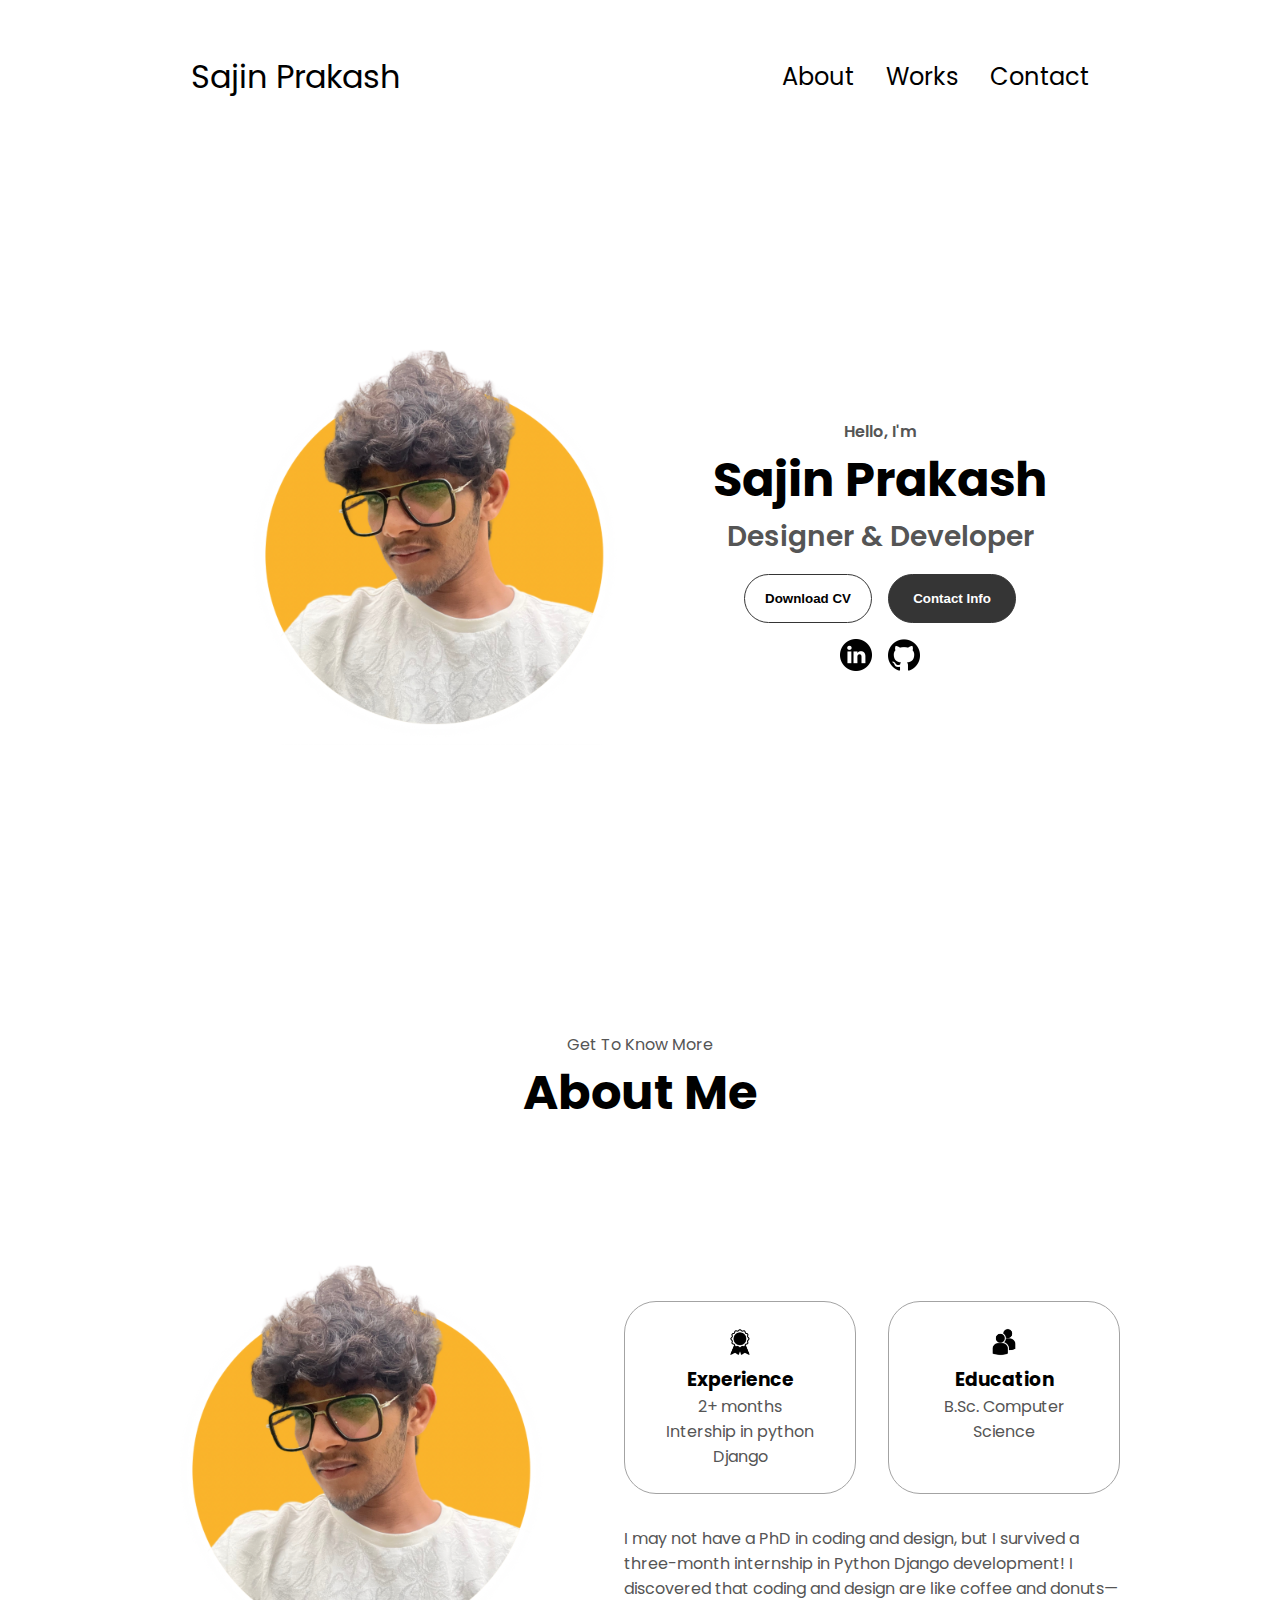
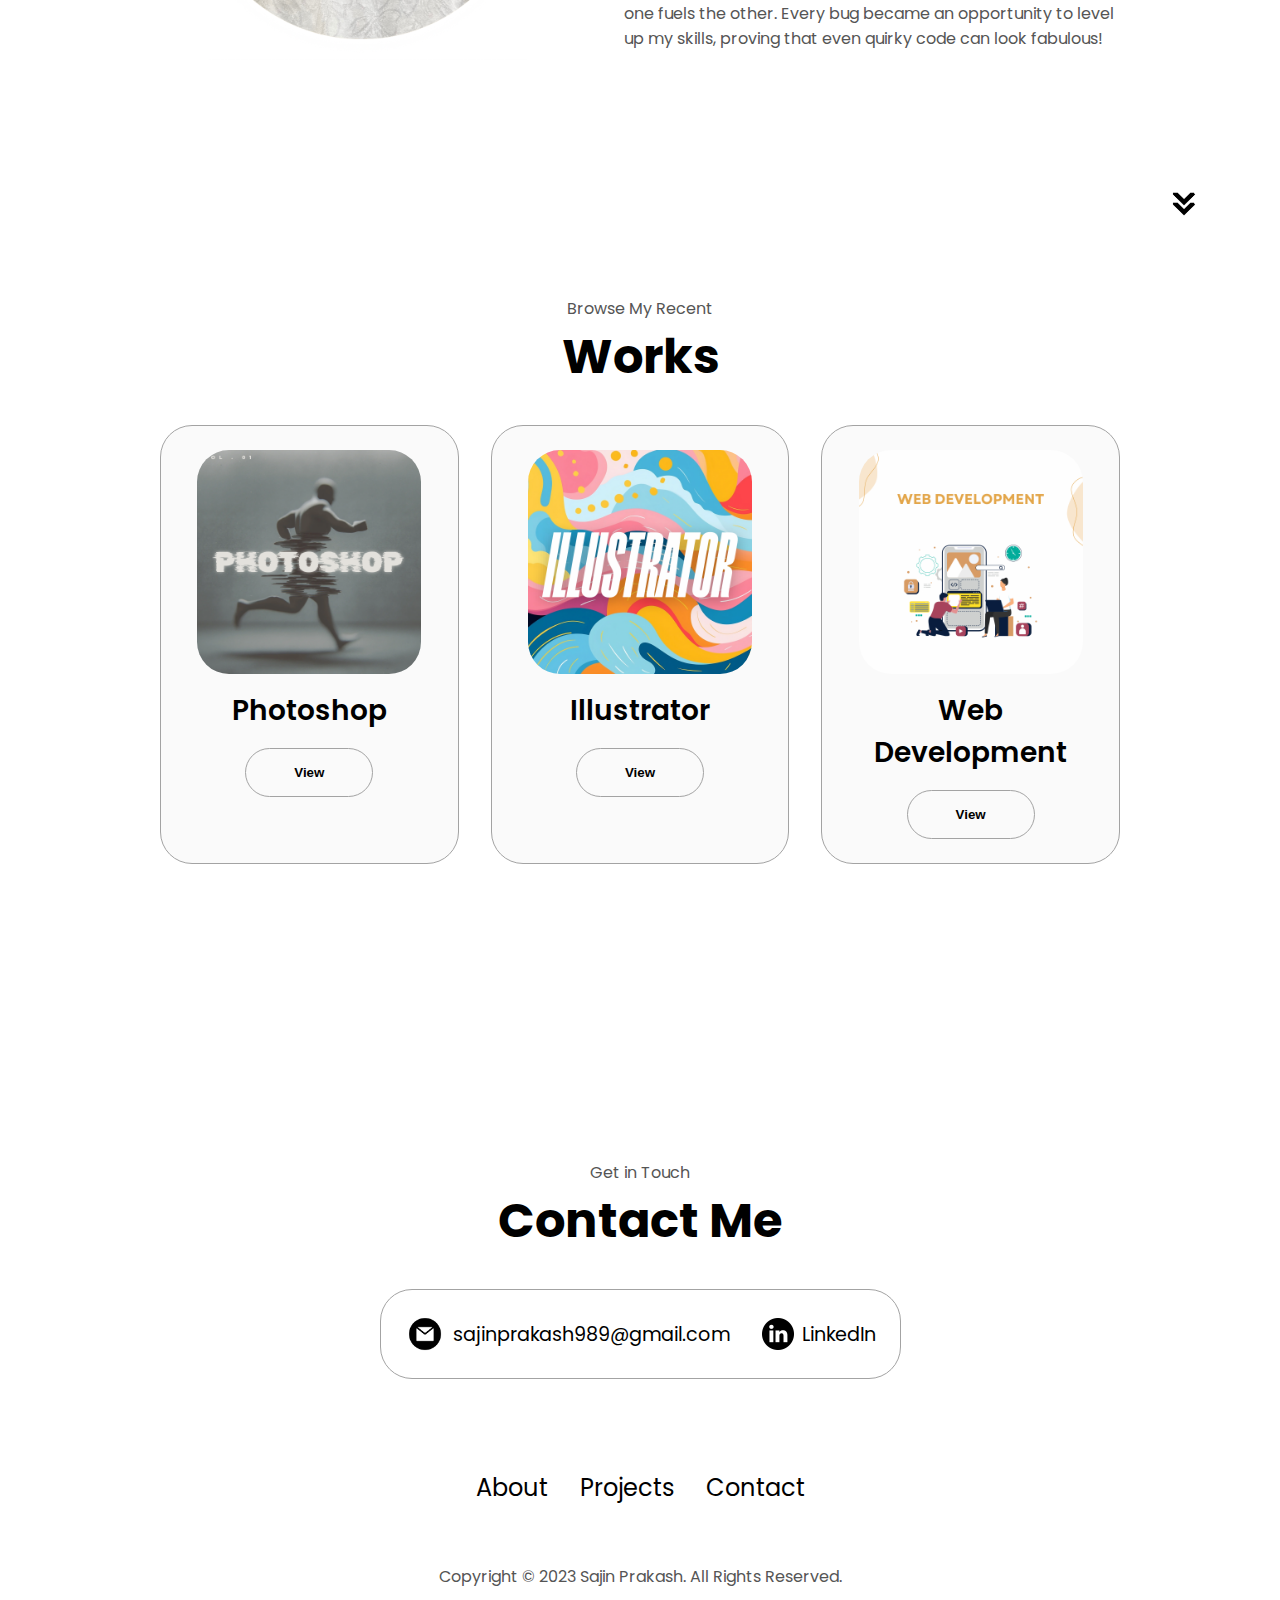
<file: index.html>
<!DOCTYPE html>
<html lang="en">
  <head>
    <meta charset="UTF-8" />
    <meta http-equiv="X-UA-Compatible" content="IE=edge" />
    <meta name="viewport" content="width=device-width, initial-scale=1.0" />
    <title>My Portfolio</title>
    <link rel="stylesheet" href="style.css" />
    <link rel="stylesheet" href="mediaqueries.css" />
  </head>
  <body>
    <nav id="desktop-nav">
      <div class="logo">Sajin Prakash</div>
      <div>
        <ul class="nav-links">
          <li><a href="#about">About</a></li>
          <!-- <li><a href="#experience">Experience</a></li> -->
          <li><a href="#works">Works</a></li>
          <li><a href="#contact">Contact</a></li>
        </ul>
      </div>
    </nav>
    <nav id="hamburger-nav">
      <div class="logo">Sajin Prakash</div>
      <div class="hamburger-menu">
        <div class="hamburger-icon" onclick="toggleMenu()">
          <span></span>
          <span></span>
          <span></span>
        </div>
        <div class="menu-links">
          <li><a href="#about" onclick="toggleMenu()">About</a></li>
          <!-- <li><a href="#experience" onclick="toggleMenu()">Experience</a></li> -->
          <li><a href="#works" onclick="toggleMenu()">Works</a></li>
          <li><a href="#contact" onclick="toggleMenu()">Contact</a></li>
        </div>
      </div>
    </nav>
    <section id="profile">
      <div class="section__pic-container">
        <img src="./assets/profile-pic.png" alt="Sajin Prakash profile picture" />
      </div>
      <div class="section__text">
        <p class="section__text__p1">Hello, I'm</p>
        <h1 class="title">Sajin Prakash</h1>
        <p class="section__text__p2">Designer & Developer</p>
        <div class="btn-container">
          <button
            class="btn btn-color-2"
            onclick="window.open('./assets/resume-example.pdf')"
          >
            Download CV
          </button>
          <button class="btn btn-color-1" onclick="location.href='./#contact'">
            Contact Info
          </button>
        </div>
        <div id="socials-container">
          <img
            src="./assets/linkedin.png"
            alt="My LinkedIn profile"
            class="icon"
            onclick="location.href='https:www.linkedin.com/in/sajin-prakash-33b79b25b'"
          />
          <img
            src="./assets/github.png"
            alt="My Github profile"
            class="icon"
            onclick="location.href='https://github.com/SAJINPRAKASH'"
          />
        </div>
      </div>
    </section>
    <section id="about">
      <p class="section__text__p1">Get To Know More</p>
      <h1 class="title">About Me</h1>
      <div class="section-container">
        <div class="section__pic-container">
          <img
            src="./assets/about-pic.png"
            alt="Profile picture"
            class="about-pic"
          />
        </div>
        <div class="about-details-container">
          <div class="about-containers">
            <div class="details-container">
              <img
                src="./assets/experience.png"
                alt="Experience icon"
                class="icon"
              />
              <h3>Experience</h3>
              <p>2+ months <br />Intership in python Django</p>
            </div>
            <div class="details-container">
              <img
                src="./assets/education.png"
                alt="Education icon"
                class="icon"
              />
              <h3>Education</h3>
              <p>B.Sc. Computer Science<br /></p>
            </div>
          </div>
          <div class="text-container">
            <p>
              I may not have a PhD in coding and design, but I survived a three-month internship in Python Django development! I discovered that coding and design are like coffee and donuts—one fuels the other. Every bug became an opportunity to level up my skills, proving that even quirky code can look fabulous!
            </p>
          </div>
        </div>
      </div>
      <img
        src="./assets/arrow.png"
        alt="Arrow icon"
        class="icon arrow"
        onclick="location.href='./#experience'"
      />
    </section>
    <!-- <section id="experience">
      <p class="section__text__p1">Explore My</p>
      <h1 class="title">Experience</h1>
      <div class="experience-details-container">
        <div class="about-containers">
          <div class="details-container">
            <h2 class="experience-sub-title">Frontend Development</h2>
            <div class="article-container">
              <article>
                <img
                  src="./assets/checkmark.png"
                  alt="Experience icon"
                  class="icon"
                />
                <div>
                  <h3>HTML</h3>
                  <p>Experienced</p>
                </div>
              </article>
              <article>
                <img
                  src="./assets/checkmark.png"
                  alt="Experience icon"
                  class="icon"
                />
                <div>
                  <h3>CSS</h3>
                  <p>Experienced</p>
                </div>
              </article>
              <article>
                <img
                  src="./assets/checkmark.png"
                  alt="Experience icon"
                  class="icon"
                />
                <div>
                  <h3>SASS</h3>
                  <p>Intermediate</p>
                </div>
              </article>
              <article>
                <img
                  src="./assets/checkmark.png"
                  alt="Experience icon"
                  class="icon"
                />
                <div>
                  <h3>JavaScript</h3>
                  <p>Basic</p>
                </div>
              </article>
              <article>
                <img
                  src="./assets/checkmark.png"
                  alt="Experience icon"
                  class="icon"
                />
                <div>
                  <h3>TypeScript</h3>
                  <p>Basic</p>
                </div>
              </article>
              <article>
                <img
                  src="./assets/checkmark.png"
                  alt="Experience icon"
                  class="icon"
                />
                <div>
                  <h3>Material UI</h3>
                  <p>Intermediate</p>
                </div>
              </article>
            </div>
          </div>
          <div class="details-container">
            <h2 class="experience-sub-title">Frontend Development</h2>
            <div class="article-container">
              <article>
                <img
                  src="./assets/checkmark.png"
                  alt="Experience icon"
                  class="icon"
                />
                <div>
                  <h3>PostgreSQL</h3>
                  <p>Basic</p>
                </div>
              </article>
              <article>
                <img
                  src="./assets/checkmark.png"
                  alt="Experience icon"
                  class="icon"
                />
                <div>
                  <h3>Node JS</h3>
                  <p>Intermediate</p>
                </div>
              </article>
              <article>
                <img
                  src="./assets/checkmark.png"
                  alt="Experience icon"
                  class="icon"
                />
                <div>
                  <h3>Express JS</h3>
                  <p>Intermediate</p>
                </div>
              </article>
              <article>
                <img
                  src="./assets/checkmark.png"
                  alt="Experience icon"
                  class="icon"
                />
                <div>
                  <h3>Git</h3>
                  <p>Intermediate</p>
                </div>
              </article>
            </div>
          </div>
        </div>
      </div>
      <img
        src="./assets/arrow.png"
        alt="Arrow icon"
        class="icon arrow"
        onclick="location.href='./#projects'"
      />
    </section> -->
    <section id="works">
      <p class="section__text__p1">Browse My Recent</p>
      <h1 class="title">Works</h1>
      <div class="experience-details-container">
        <div class="about-containers">
          <div class="details-container color-container">
            <div class="article-container">
              <img
                src="./assets/mywork16.png"
                alt="Project 1"
                class="project-img"
              />
            </div>
            <h2 class="experience-sub-title project-title">Photoshop</h2>
            <div class="btn-container">
              <!-- <button
                class="btn btn-color-2 project-btn"
                onclick="location.href='https://github.com/'"
              >
                Github
              </button> -->
              <button
                class="btn btn-color-2 project-btn"
                onclick="window.location.href='photoshop.html'"
              >
                View
              </button>
            </div>
          </div>
          <div class="details-container color-container">
            <div class="article-container">
              <img
                src="./assets/mywork17.png"
                alt="Project 2"
                class="project-img"
              />
            </div>
            <h2 class="experience-sub-title project-title">Illustrator</h2>
            <div class="btn-container">
              <!-- <button
                class="btn btn-color-2 project-btn"
                onclick="location.href='https://github.com/'"
              >
                Github
              </button> -->
              <button
                class="btn btn-color-2 project-btn"
                onclick="window.location.href='illustrator.html'"
              >
              View
              </button>
            </div>
          </div>
          <div class="details-container color-container">
            <div class="article-container">
              <img
                src="./assets/mywork18.png"
                alt="Project 3"
                class="project-img"
              />
            </div>
            <h2 class="experience-sub-title project-title">Web Development</h2>
            <div class="btn-container">
              <!-- <button
                class="btn btn-color-2 project-btn"
                onclick="location.href='https://github.com/'"
                
              >
                Github
              </button> -->
              <button
                class="btn btn-color-2 project-btn"
                onclick="window.location.href='web.html'"
              >
              View
              </button>
            </div>
          </div>
        </div>
      </div>
      <img
        src="./assets/arrow.png"
        alt="Arrow icon"
        class="icon arrow"
        onclick="location.href='./#contact'"
      />
    </section>
    <section id="contact">
      <p class="section__text__p1">Get in Touch</p>
      <h1 class="title">Contact Me</h1>
      <div class="contact-info-upper-container">
        <div class="contact-info-container">
          <img
            src="./assets/email.png"
            alt="Email icon"
            class="icon contact-icon email-icon"
          />
          <p><a href="mailto:sajinprakash989@gmail.com">sajinprakash989@gmail.com</a></p>
        </div>
        <div class="contact-info-container">
          <img
            src="./assets/linkedin.png"
            alt="LinkedIn icon"
            class="icon contact-icon"
          />
          <p><a href="https:www.linkedin.com/in/sajin-prakash-33b79b25b">LinkedIn</a></p>
        </div>
      </div>
    </section>
    <footer>
      <nav>
        <div class="nav-links-container">
          <ul class="nav-links">
            <li><a href="#about">About</a></li>
            <!-- <li><a href="#experience">Experience</a></li> -->
            <li><a href="#projects">Projects</a></li>
            <li><a href="#contact">Contact</a></li>
          </ul>
        </div>
      </nav>
      <p>Copyright &#169; 2023 Sajin Prakash. All Rights Reserved.</p>
    </footer>
    <script src="script.js"></script>
  </body>
</html>
</file>
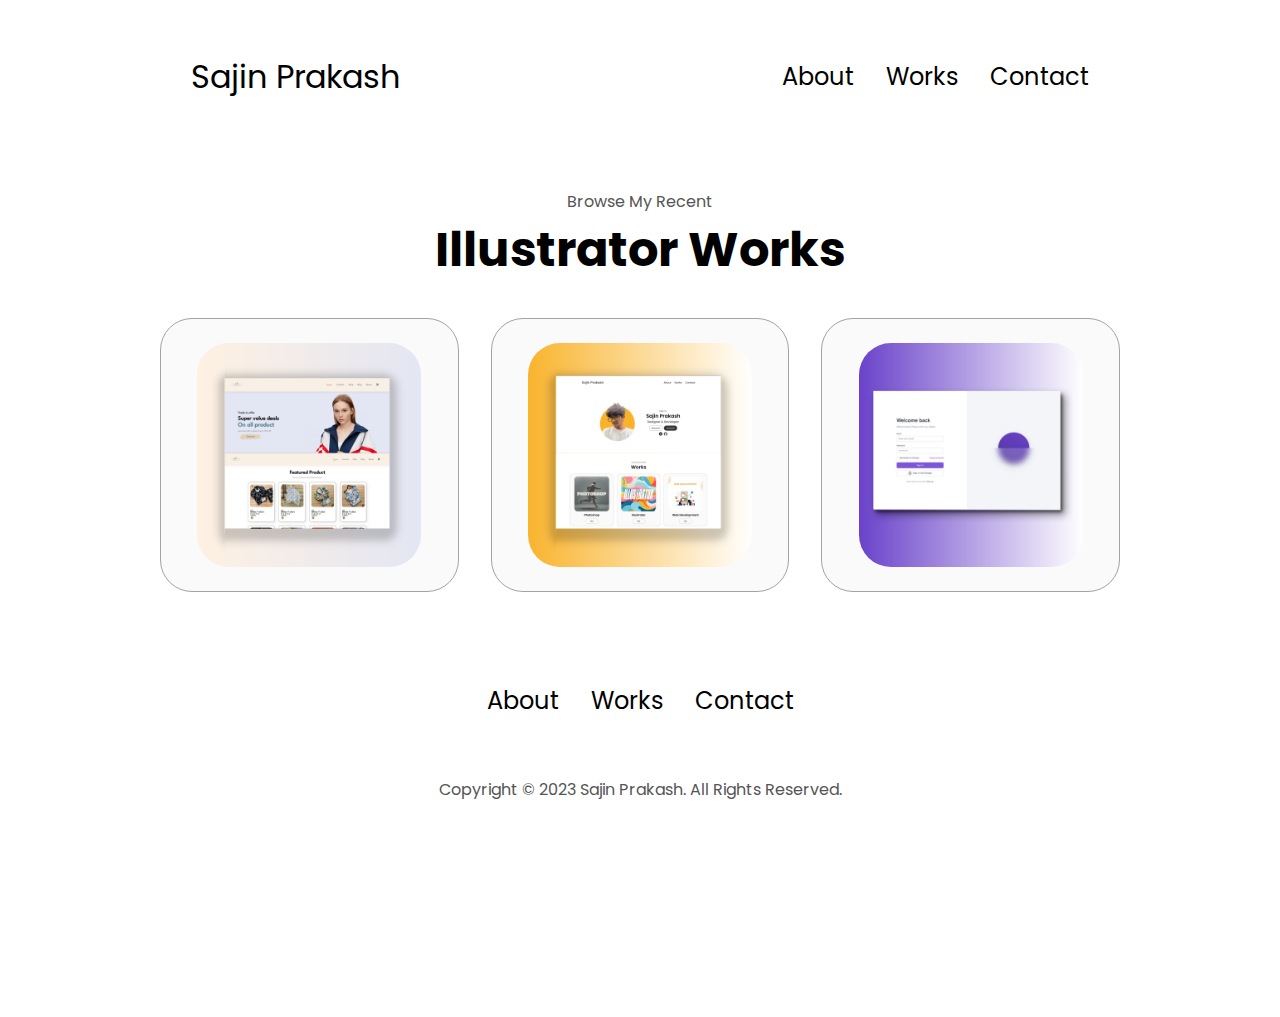
<file: illustrator.html>
<!DOCTYPE html>
<html lang="en">
  <head>
    <meta charset="UTF-8" />
    <meta http-equiv="X-UA-Compatible" content="IE=edge" />
    <meta name="viewport" content="width=device-width, initial-scale=1.0" />
    <title>My Portfolio</title>
    <link rel="stylesheet" href="style.css" />
    <link rel="stylesheet" href="mediaqueries.css" />
  </head>
  <body>
    <nav id="desktop-nav">
      <div class="logo">Sajin Prakash</div>
      <div>
        <ul class="nav-links">
          <li><a href="index.html#about">About</a></li>
          <!-- <li><a href="#experience">Experience</a></li> -->
          <li><a href="index.html#works">Works</a></li>
          <li><a href="index.html#contact">Contact</a></li>
        </ul>
      </div>
    </nav>
    <nav id="hamburger-nav">
      <div class="logo">Sajin Prakash</div>
      <div class="hamburger-menu">
        <div class="hamburger-icon" onclick="toggleMenu()">
          <span></span>
          <span></span>
          <span></span>
        </div>
        <div class="menu-links">
          <li><a href="index.html#about" onclick="toggleMenu()">About</a></li>
          <!-- <li><a href="#experience" onclick="toggleMenu()">Experience</a></li> -->
          <li><a href="index.html#works" onclick="toggleMenu()">Works</a></li>
          <li><a href="index.html#contact" onclick="toggleMenu()">Contact</a></li>
        </div>
      </div>
    </nav>
    
   
    <section id="works">
      <p class="section__text__p1">Browse My Recent</p>
      <h1 class="title">Illustrator Works</h1>
      <div class="experience-details-container">
        <!-- ============================================================================================================ -->
        <div class="about-containers">
          <div class="details-container color-container">
            <div class="article-container">
              <img
                src="./assets/mywork20.png"
                alt="Project 1"
                class="project-img"
              />
            </div>
            <!-- <h2 class="experience-sub-title project-title">Photoshop</h2> -->
            <div class="btn-container">
              <!-- <button
                class="btn btn-color-2 project-btn"
                onclick="location.href='https://github.com/'"
              >
                Github
              </button> -->
              <!-- <button
                class="btn btn-color-2 project-btn"
                onclick="location.href=#"
              >
                View
              </button> -->
            </div>
          </div>
          <div class="details-container color-container">
            <div class="article-container">
              <img
                src="./assets/mywork21.png"
                alt="Project 2"
                class="project-img"
              />
            </div>
            <!-- <h2 class="experience-sub-title project-title">Illustrator</h2> -->
            <div class="btn-container">
              <!-- <button
                class="btn btn-color-2 project-btn"
                onclick="location.href='https://github.com/'"
              >
                Github
              </button> -->
             <!-- <button
                class="btn btn-color-2 project-btn"
                onclick="location.href=#"
              >
              View
              </button> -->
            </div>
          </div>
          <div class="details-container color-container">
            <div class="article-container">
              <img
                src="./assets/mywork22.png"
                alt="Project 3"
                class="project-img"
              />
            </div>
            <!-- <h2 class="experience-sub-title project-title">Web Development</h2> -->
            <div class="btn-container">
              <!-- <button
                class="btn btn-color-2 project-btn"
                onclick="location.href='https://github.com/'"
                
              >
                Github
              </button> -->
             <!-- <button
                class="btn btn-color-2 project-btn"
                onclick="location.href=#"
              >
              View
              </button>-->
            </div>
          </div>
        </div>
      
        <!-- ============================================================================================================ -->

      </div>
      
      
      <img
        src="./assets/arrow.png"
        alt="Arrow icon"
        class="icon arrow"
        onclick="location.href='./#contact'"
      />
      
    
    <footer>
      <nav>
        <div class="nav-links-container">
          <ul class="nav-links">
            <li><a href="index.html#about">About</a></li>
            <!-- <li><a href="#experience">Experience</a></li> -->
            <li><a href="index.html#works">Works</a></li>
            <li><a href="index.html#contact">Contact</a></li>
          </ul>
        </div>
      </nav>
      <p>Copyright &#169; 2023 Sajin Prakash. All Rights Reserved.</p>
    </footer>
    <script src="script.js"></script>
  </body>
</html>
</file>
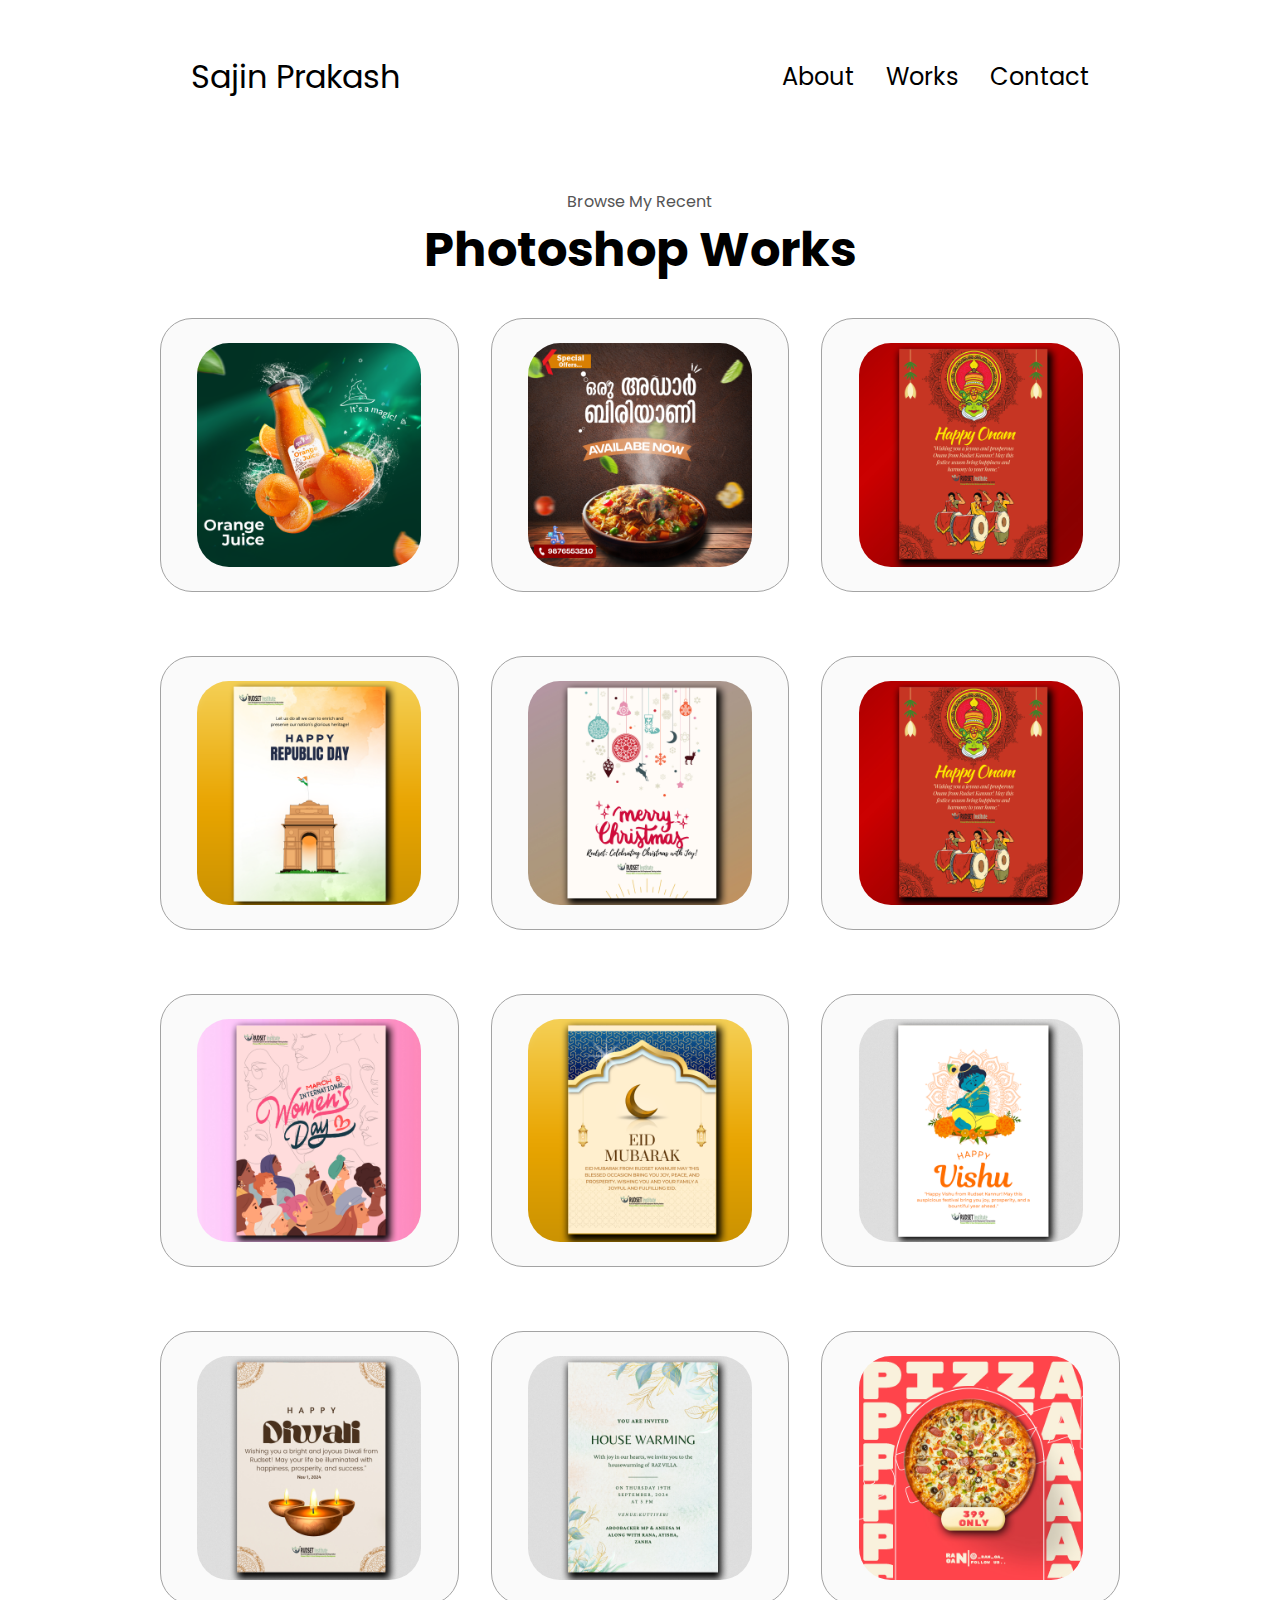
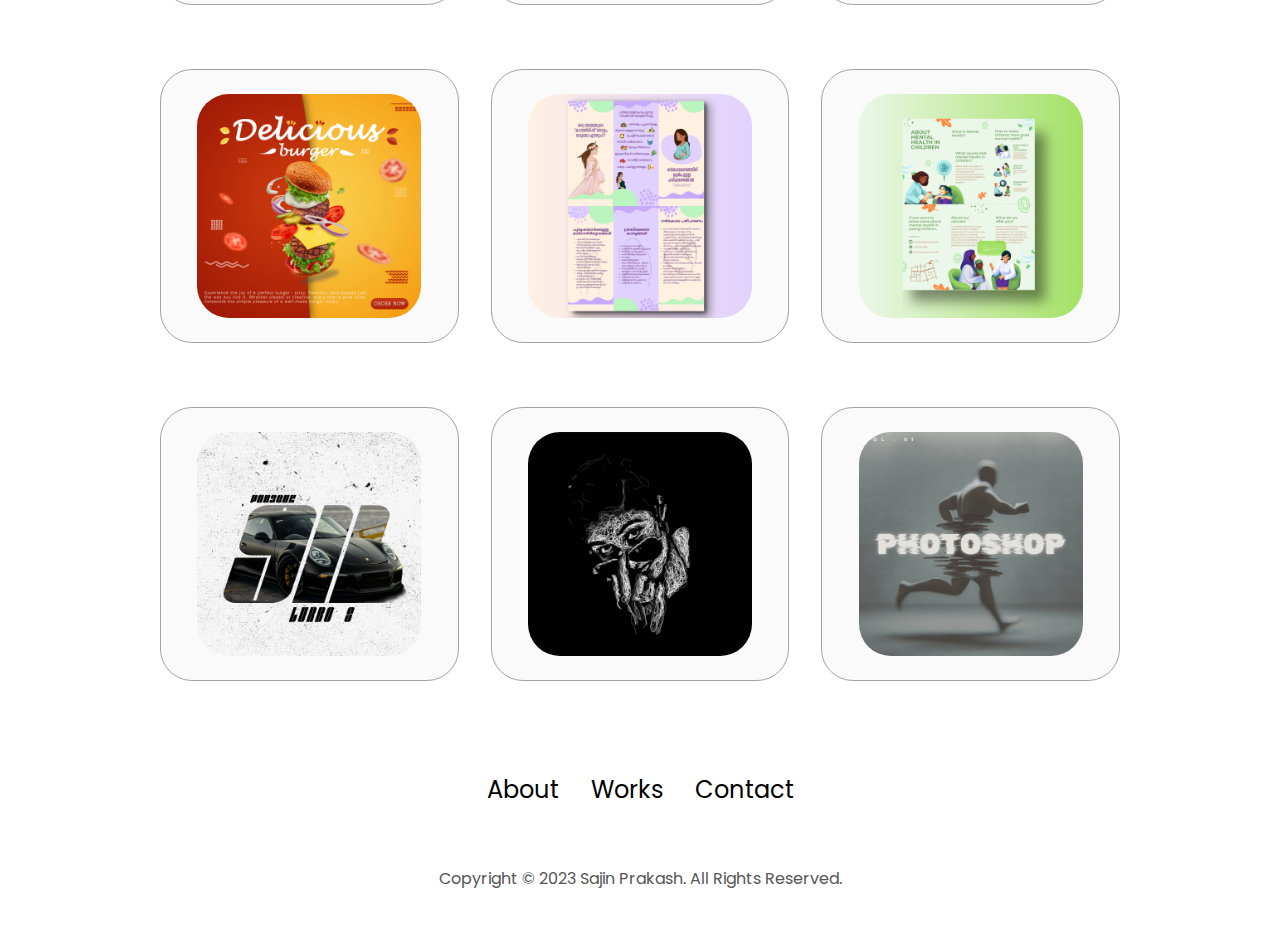
<file: photoshop.html>
<!DOCTYPE html>
<html lang="en">
  <head>
    <meta charset="UTF-8" />
    <meta http-equiv="X-UA-Compatible" content="IE=edge" />
    <meta name="viewport" content="width=device-width, initial-scale=1.0" />
    <title>My Portfolio</title>
    <link rel="stylesheet" href="style.css" />
    <link rel="stylesheet" href="mediaqueries.css" />
  </head>
  <body>
    <nav id="desktop-nav">
      <div class="logo">Sajin Prakash</div>
      <div>
        <ul class="nav-links">
          <li><a href="index.html#about">About</a></li>
          <!-- <li><a href="#experience">Experience</a></li> -->
          <li><a href="index.html#works">Works</a></li>
          <li><a href="index.html#contact">Contact</a></li>
        </ul>
      </div>
    </nav>
    <nav id="hamburger-nav">
      <div class="logo">Sajin Prakash</div>
      <div class="hamburger-menu">
        <div class="hamburger-icon" onclick="toggleMenu()">
          <span></span>
          <span></span>
          <span></span>
        </div>
        <div class="menu-links">
          <li><a href="index.html#about" onclick="toggleMenu()">About</a></li>
          <!-- <li><a href="#experience" onclick="toggleMenu()">Experience</a></li> -->
          <li><a href="index.html#works" onclick="toggleMenu()">Works</a></li>
          <li><a href="index.html#contact" onclick="toggleMenu()">Contact</a></li>
        </div>
      </div>
    </nav>
    
   
    <section id="works">
      <p class="section__text__p1">Browse My Recent</p>
      <h1 class="title">Photoshop Works</h1>
      <div class="experience-details-container">
        <div class="about-containers">
          <div class="details-container color-container">
            <div class="article-container">
              <img
                src="./assets/orange_juice.png"
                alt="Project 1"
                class="project-img"
              />
            </div>
            <!-- <h2 class="experience-sub-title project-title">Photoshop</h2> -->
            <div class="btn-container">
              <!-- <button
                class="btn btn-color-2 project-btn"
                onclick="location.href='https://github.com/'"
              >
                Github
              </button> -->
              <!-- <button
                class="btn btn-color-2 project-btn"
                onclick="location.href=#"
              >
                View
              </button> -->
            </div>
          </div>
          <div class="details-container color-container">
            <div class="article-container">
              <img
                src="./assets/biriyani_export.png"
                alt="Project 2"
                class="project-img"
              />
            </div>
            <!-- <h2 class="experience-sub-title project-title">Illustrator</h2> -->
            <div class="btn-container">
              <!-- <button
                class="btn btn-color-2 project-btn"
                onclick="location.href='https://github.com/'"
              >
                Github
              </button> -->
             <!-- <button
                class="btn btn-color-2 project-btn"
                onclick="location.href=#"
              >
              View
              </button> -->
            </div>
          </div>
          <div class="details-container color-container">
            <div class="article-container">
              <img
                src="./assets/mywork4.png"
                alt="Project 3"
                class="project-img"
              />
            </div>
            <!-- <h2 class="experience-sub-title project-title">Web Development</h2> -->
            <div class="btn-container">
              <!-- <button
                class="btn btn-color-2 project-btn"
                onclick="location.href='https://github.com/'"
                
              >
                Github
              </button> -->
             <!-- <button
                class="btn btn-color-2 project-btn"
                onclick="location.href=#"
              >
              View
              </button>-->
            </div>
          </div>
        </div>
        
        <div class="about-containers">
          <div class="details-container color-container">
            <div class="article-container">
              <img
                src="./assets/mywork2.png"
                alt="Project 1"
                class="project-img"
              />
            </div>
            <!-- <h2 class="experience-sub-title project-title">Photoshop</h2> -->
            <div class="btn-container">
              <!-- <button
                class="btn btn-color-2 project-btn"
                onclick="location.href='https://github.com/'"
              >
                Github
              </button> -->
              <!-- <button
                class="btn btn-color-2 project-btn"
                onclick="location.href=#"
              >
                View
              </button> -->
            </div>
          </div>
          <div class="details-container color-container">
            <div class="article-container">
              <img
                src="./assets/mywork3.png"
                alt="Project 2"
                class="project-img"
              />
            </div>
            <!-- <h2 class="experience-sub-title project-title">Illustrator</h2> -->
            <div class="btn-container">
              <!-- <button
                class="btn btn-color-2 project-btn"
                onclick="location.href='https://github.com/'"
              >
                Github
              </button> -->
             <!-- <button
                class="btn btn-color-2 project-btn"
                onclick="location.href=#"
              >
              View
              </button> -->
            </div>
          </div>
          <div class="details-container color-container">
            <div class="article-container">
              <img
                src="./assets/mywork4.png"
                alt="Project 3"
                class="project-img"
              />
            </div>
            <!-- <h2 class="experience-sub-title project-title">Web Development</h2> -->
            <div class="btn-container">
              <!-- <button
                class="btn btn-color-2 project-btn"
                onclick="location.href='https://github.com/'"
                
              >
                Github
              </button> -->
             <!-- <button
                class="btn btn-color-2 project-btn"
                onclick="location.href=#"
              >
              View
              </button>-->
            </div>
          </div>
        </div>
        <div class="about-containers">
          <div class="details-container color-container">
            <div class="article-container">
              <img
                src="./assets/mywork7.png"
                alt="Project 1"
                class="project-img"
              />
            </div>
            <!-- <h2 class="experience-sub-title project-title">Photoshop</h2> -->
            <div class="btn-container">
              <!-- <button
                class="btn btn-color-2 project-btn"
                onclick="location.href='https://github.com/'"
              >
                Github
              </button> -->
              <!-- <button
                class="btn btn-color-2 project-btn"
                onclick="location.href=#"
              >
                View
              </button> -->
            </div>
          </div>
          <div class="details-container color-container">
            <div class="article-container">
              <img
                src="./assets/mywork5.png"
                alt="Project 2"
                class="project-img"
              />
            </div>
            <!-- <h2 class="experience-sub-title project-title">Illustrator</h2> -->
            <div class="btn-container">
              <!-- <button
                class="btn btn-color-2 project-btn"
                onclick="location.href='https://github.com/'"
              >
                Github
              </button> -->
             <!-- <button
                class="btn btn-color-2 project-btn"
                onclick="location.href=#"
              >
              View
              </button> -->
            </div>
          </div>
          <div class="details-container color-container">
            <div class="article-container">
              <img
                src="./assets/mywork6.png"
                alt="Project 3"
                class="project-img"
              />
            </div>
            <!-- <h2 class="experience-sub-title project-title">Web Development</h2> -->
            <div class="btn-container">
              <!-- <button
                class="btn btn-color-2 project-btn"
                onclick="location.href='https://github.com/'"
                
              >
                Github
              </button> -->
             <!-- <button
                class="btn btn-color-2 project-btn"
                onclick="location.href=#"
              >
              View
              </button>-->
            </div>
          </div>
        </div>
        <div class="about-containers">
          <div class="details-container color-container">
            <div class="article-container">
              <img
                src="./assets/mywork8.png"
                alt="Project 1"
                class="project-img"
              />
            </div>
            <!-- <h2 class="experience-sub-title project-title">Photoshop</h2> -->
            <div class="btn-container">
              <!-- <button
                class="btn btn-color-2 project-btn"
                onclick="location.href='https://github.com/'"
              >
                Github
              </button> -->
              <!-- <button
                class="btn btn-color-2 project-btn"
                onclick="location.href=#"
              >
                View
              </button> -->
            </div>
          </div>
          <div class="details-container color-container">
            <div class="article-container">
              <img
                src="./assets/mywork9.png"
                alt="Project 2"
                class="project-img"
              />
            </div>
            <!-- <h2 class="experience-sub-title project-title">Illustrator</h2> -->
            <div class="btn-container">
              <!-- <button
                class="btn btn-color-2 project-btn"
                onclick="location.href='https://github.com/'"
              >
                Github
              </button> -->
             <!-- <button
                class="btn btn-color-2 project-btn"
                onclick="location.href=#"
              >
              View
              </button> -->
            </div>
          </div>
          <div class="details-container color-container">
            <div class="article-container">
              <img
                src="./assets/mywork10.png"
                alt="Project 3"
                class="project-img"
              />
            </div>
            <!-- <h2 class="experience-sub-title project-title">Web Development</h2> -->
            <div class="btn-container">
              <!-- <button
                class="btn btn-color-2 project-btn"
                onclick="location.href='https://github.com/'"
                
              >
                Github
              </button> -->
             <!-- <button
                class="btn btn-color-2 project-btn"
                onclick="location.href=#"
              >
              View
              </button>-->
            </div>
          </div>
        </div>
        <div class="about-containers">
          <div class="details-container color-container">
            <div class="article-container">
              <img
                src="./assets/mywork11.png"
                alt="Project 1"
                class="project-img"
              />
            </div>
            <!-- <h2 class="experience-sub-title project-title">Photoshop</h2> -->
            <div class="btn-container">
              <!-- <button
                class="btn btn-color-2 project-btn"
                onclick="location.href='https://github.com/'"
              >
                Github
              </button> -->
              <!-- <button
                class="btn btn-color-2 project-btn"
                onclick="location.href=#"
              >
                View
              </button> -->
            </div>
          </div>
          <div class="details-container color-container">
            <div class="article-container">
              <img
                src="./assets/mywork12.png"
                alt="Project 2"
                class="project-img"
              />
            </div>
            <!-- <h2 class="experience-sub-title project-title">Illustrator</h2> -->
            <div class="btn-container">
              <!-- <button
                class="btn btn-color-2 project-btn"
                onclick="location.href='https://github.com/'"
              >
                Github
              </button> -->
             <!-- <button
                class="btn btn-color-2 project-btn"
                onclick="location.href=#"
              >
              View
              </button> -->
            </div>
          </div>
          <div class="details-container color-container">
            <div class="article-container">
              <img
                src="./assets/mywork13.png"
                alt="Project 3"
                class="project-img"
              />
            </div>
            <!-- <h2 class="experience-sub-title project-title">Web Development</h2> -->
            <div class="btn-container">
              <!-- <button
                class="btn btn-color-2 project-btn"
                onclick="location.href='https://github.com/'"
                
              >
                Github
              </button> -->
             <!-- <button
                class="btn btn-color-2 project-btn"
                onclick="location.href=#"
              >
              View
              </button>-->
            </div>
          </div>
        </div>
        <div class="about-containers">
          <div class="details-container color-container">
            <div class="article-container">
              <img
                src="./assets/mywork14.png"
                alt="Project 1"
                class="project-img"
              />
            </div>
            <!-- <h2 class="experience-sub-title project-title">Photoshop</h2> -->
            <div class="btn-container">
              <!-- <button
                class="btn btn-color-2 project-btn"
                onclick="location.href='https://github.com/'"
              >
                Github
              </button> -->
              <!-- <button
                class="btn btn-color-2 project-btn"
                onclick="location.href=#"
              >
                View
              </button> -->
            </div>
          </div>
          <div class="details-container color-container">
            <div class="article-container">
              <img
                src="./assets/mywork1.png"
                alt="Project 2"
                class="project-img"
              />
            </div>
            <!-- <h2 class="experience-sub-title project-title">Illustrator</h2> -->
            <div class="btn-container">
              <!-- <button
                class="btn btn-color-2 project-btn"
                onclick="location.href='https://github.com/'"
              >
                Github
              </button> -->
             <!-- <button
                class="btn btn-color-2 project-btn"
                onclick="location.href=#"
              >
              View
              </button> -->
            </div>
          </div>
          <div class="details-container color-container">
            <div class="article-container">
              <img
                src="./assets/mywork16.png"
                alt="Project 3"
                class="project-img"
              />
            </div>
            <!-- <h2 class="experience-sub-title project-title">Web Development</h2> -->
            <div class="btn-container">
              <!-- <button
                class="btn btn-color-2 project-btn"
                onclick="location.href='https://github.com/'"
                
              >
                Github
              </button> -->
             <!-- <button
                class="btn btn-color-2 project-btn"
                onclick="location.href=#"
              >
              View
              </button>-->
            </div>
          </div>
        </div>

      </div>
      
      
      <img
        src="./assets/arrow.png"
        alt="Arrow icon"
        class="icon arrow"
        onclick="location.href='./#contact'"
      />
      
    
    <footer>
      <nav>
        <div class="nav-links-container">
          <ul class="nav-links">
            <li><a href="index.html#about">About</a></li>
            <!-- <li><a href="#experience">Experience</a></li> -->
            <li><a href="index.html#works">Works</a></li>
            <li><a href="index.html#contact">Contact</a></li>
          </ul>
        </div>
      </nav>
      <p>Copyright &#169; 2023 Sajin Prakash. All Rights Reserved.</p>
    </footer>
    <script src="script.js"></script>
  </body>
</html>
</file>
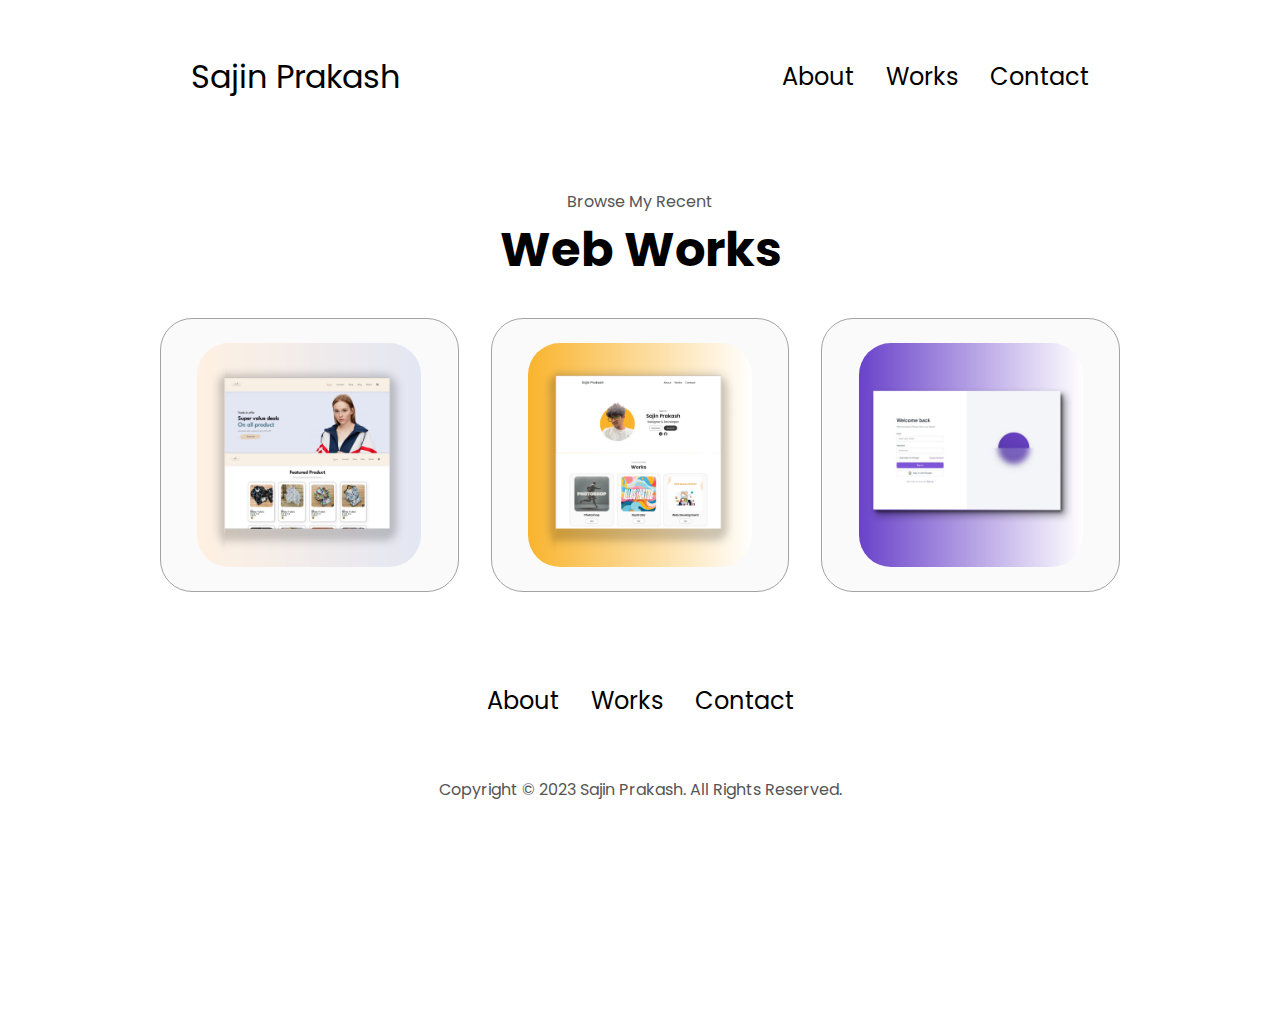
<file: web.html>
<!DOCTYPE html>
<html lang="en">
  <head>
    <meta charset="UTF-8" />
    <meta http-equiv="X-UA-Compatible" content="IE=edge" />
    <meta name="viewport" content="width=device-width, initial-scale=1.0" />
    <title>My Portfolio</title>
    <link rel="stylesheet" href="style.css" />
    <link rel="stylesheet" href="mediaqueries.css" />
  </head>
  <body>
    <nav id="desktop-nav">
      <div class="logo">Sajin Prakash</div>
      <div>
        <ul class="nav-links">
          <li><a href="index.html#about">About</a></li>
          <!-- <li><a href="#experience">Experience</a></li> -->
          <li><a href="index.html#works">Works</a></li>
          <li><a href="index.html#contact">Contact</a></li>
        </ul>
      </div>
    </nav>
    <nav id="hamburger-nav">
      <div class="logo">Sajin Prakash</div>
      <div class="hamburger-menu">
        <div class="hamburger-icon" onclick="toggleMenu()">
          <span></span>
          <span></span>
          <span></span>
        </div>
        <div class="menu-links">
          <li><a href="index.html#about" onclick="toggleMenu()">About</a></li>
          <!-- <li><a href="#experience" onclick="toggleMenu()">Experience</a></li> -->
          <li><a href="index.html#works" onclick="toggleMenu()">Works</a></li>
          <li><a href="index.html#contact" onclick="toggleMenu()">Contact</a></li>
        </div>
      </div>
    </nav>
    
   
    <section id="works">
      <p class="section__text__p1">Browse My Recent</p>
      <h1 class="title">Web Works</h1>
      <div class="experience-details-container">
        <!-- ============================================================================================================ -->
        <div class="about-containers">
          <div class="details-container color-container">
            <div class="article-container">
              <img
                src="./assets/mywork20.png"
                alt="Project 1"
                class="project-img"
              />
            </div>
            <!-- <h2 class="experience-sub-title project-title">Photoshop</h2> -->
            <div class="btn-container">
              <!-- <button
                class="btn btn-color-2 project-btn"
                onclick="location.href='https://github.com/'"
              >
                Github
              </button> -->
              <!-- <button
                class="btn btn-color-2 project-btn"
                onclick="location.href=#"
              >
                View
              </button> -->
            </div>
          </div>
          <div class="details-container color-container">
            <div class="article-container">
              <img
                src="./assets/mywork21.png"
                alt="Project 2"
                class="project-img"
              />
            </div>
            <!-- <h2 class="experience-sub-title project-title">Illustrator</h2> -->
            <div class="btn-container">
              <!-- <button
                class="btn btn-color-2 project-btn"
                onclick="location.href='https://github.com/'"
              >
                Github
              </button> -->
             <!-- <button
                class="btn btn-color-2 project-btn"
                onclick="location.href=#"
              >
              View
              </button> -->
            </div>
          </div>
          <div class="details-container color-container">
            <div class="article-container">
              <img
                src="./assets/mywork22.png"
                alt="Project 3"
                class="project-img"
              />
            </div>
            <!-- <h2 class="experience-sub-title project-title">Web Development</h2> -->
            <div class="btn-container">
              <!-- <button
                class="btn btn-color-2 project-btn"
                onclick="location.href='https://github.com/'"
                
              >
                Github
              </button> -->
             <!-- <button
                class="btn btn-color-2 project-btn"
                onclick="location.href=#"
              >
              View
              </button>-->
            </div>
          </div>
        </div>
      
        <!-- ============================================================================================================ -->

      </div>
      
      
      <img
        src="./assets/arrow.png"
        alt="Arrow icon"
        class="icon arrow"
        onclick="location.href='./#contact'"
      />
      
    
    <footer>
      <nav>
        <div class="nav-links-container">
          <ul class="nav-links">
            <li><a href="index.html#about">About</a></li>
            <!-- <li><a href="#experience">Experience</a></li> -->
            <li><a href="index.html#works">Works</a></li>
            <li><a href="index.html#contact">Contact</a></li>
          </ul>
        </div>
      </nav>
      <p>Copyright &#169; 2023 Sajin Prakash. All Rights Reserved.</p>
    </footer>
    <script src="script.js"></script>
  </body>
</html>
</file>
<file: style.css>
/* GENERAL */

@import url("https://fonts.googleapis.com/css2?family=Poppins:wght@300;400;500;600&display=swap");

* {
  margin: 0;
  padding: 0;
}

body {
  font-family: "Poppins", sans-serif;
}

html {
  scroll-behavior: smooth;
}

p {
  color: rgb(85, 85, 85);
}

/* TRANSITION */

a,
.btn {
  transition: all 300ms ease;
}

/* DESKTOP NAV */

nav,
.nav-links {
  display: flex;
}

nav {
  justify-content: space-around;
  align-items: center;
  height: 17vh;
}

.nav-links {
  gap: 2rem;
  list-style: none;
  font-size: 1.5rem;
}

a {
  color: black;
  text-decoration: none;
  text-decoration-color: white;
}

a:hover {
  color: grey;
  text-decoration: underline;
  text-underline-offset: 1rem;
  text-decoration-color: rgb(181, 181, 181);
}

.logo {
  font-size: 2rem;
}

.logo:hover {
  cursor: default;
}

/* HAMBURGER MENU */

#hamburger-nav {
  display: none;
}

.hamburger-menu {
  position: relative;
  display: inline-block;
}

.hamburger-icon {
  display: flex;
  flex-direction: column;
  justify-content: space-between;
  height: 24px;
  width: 30px;
  cursor: pointer;
}

.hamburger-icon span {
  width: 100%;
  height: 2px;
  background-color: black;
  transition: all 0.3 ease-in-out;
}

.menu-links {
  position: absolute;
  top: 100%;
  right: 0;
  background-color: white;
  width: fit-content;
  max-height: 0;
  overflow: hidden;
  transition: all 0.3 ease-in-out;
}

.menu-links a {
  display: block;
  padding: 10px;
  text-align: center;
  font-size: 1.5rem;
  color: black;
  text-decoration: none;
  transition: all 0.3 ease-in-out;
}

.menu-links li {
  list-style: none;
}

.menu-links.open {
  max-height: 300px;
}

.hamburger-icon.open span:first-child {
  transform: rotate(45deg) translate(10px, 5px);
}

.hamburger-icon.open span:nth-child(2) {
  opacity: 0;
}

.hamburger-icon.open span:last-child {
  transform: rotate(-45deg) translate(10px, -5px);
}

.hamburger-icon span:first-child {
  transform: none;
}

.hamburger-icon span:first-child {
  opacity: 1;
}

.hamburger-icon span:first-child {
  transform: none;
}

/* SECTIONS */

section {
  padding-top: 4vh;
  height: 96vh;
  margin: 0 10rem;
  box-sizing: border-box;
  min-height: fit-content;
}

.section-container {
  display: flex;
}

/* PROFILE SECTION */

#profile {
  display: flex;
  justify-content: center;
  gap: 5rem;
  height: 80vh;
}

.section__pic-container {
  display: flex;
  height: 400px;
  width: 400px;
  margin: auto 0;
}

.section__text {
  align-self: center;
  text-align: center;
}

.section__text p {
  font-weight: 600;
}

.section__text__p1 {
  text-align: center;
}

.section__text__p2 {
  font-size: 1.75rem;
  margin-bottom: 1rem;
}

.title {
  font-size: 3rem;
  text-align: center;
}

#socials-container {
  display: flex;
  justify-content: center;
  margin-top: 1rem;
  gap: 1rem;
}

/* ICONS */

.icon {
  cursor: pointer;
  height: 2rem;
}

/* BUTTONS */

.btn-container {
  display: flex;
  justify-content: center;
  gap: 1rem;
}

.btn {
  font-weight: 600;
  transition: all 300ms ease;
  padding: 1rem;
  width: 8rem;
  border-radius: 2rem;
}

.btn-color-1,
.btn-color-2 {
  border: rgb(53, 53, 53) 0.1rem solid;
}

.btn-color-1:hover,
.btn-color-2:hover {
  cursor: pointer;
}

.btn-color-1,
.btn-color-2:hover {
  background: rgb(53, 53, 53);
  color: white;
}

.btn-color-1:hover {
  background: rgb(0, 0, 0);
}

.btn-color-2 {
  background: none;
}

.btn-color-2:hover {
  border: rgb(255, 255, 255) 0.1rem solid;
}

.btn-container {
  gap: 1rem;
}

/* ABOUT SECTION */

#about {
  position: relative;
}

.about-containers,
.about-details-container {
  display: flex;
}

.about-containers {
  gap: 2rem;
  margin-bottom: 2rem;
  margin-top: 2rem;
}

.about-details-container {
  justify-content: center;
  flex-direction: column;
}


.about-pic {
  border-radius: 2rem;
}

.arrow {
  position: absolute;
  right: -5rem;
  bottom: 2.5rem;
}

.details-container {
  padding: 1.5rem;
  flex: 1;
  background: white;
  border-radius: 2rem;
  border: rgb(53, 53, 53) 0.1rem solid;
  border-color: rgb(163, 163, 163);
  text-align: center;
}

.section-container {
  gap: 4rem;
  height: 80%;
}

.section__pic-container {
  height: 400px;
  width: 400px;
  margin: auto 0;
}

/* EXPERIENCE SECTION */

#experience {
  position: relative;
}

.experience-sub-title {
  color: rgb(85, 85, 85);
  font-weight: 600;
  font-size: 1.75rem;
  margin-bottom: 2rem;
}

.experience-details-container {
  display: flex;
  justify-content: center;
  flex-direction: column;
}

.article-container {
  display: flex;
  text-align: initial;
  flex-wrap: wrap;
  flex-direction: row;
  gap: 2.5rem;
  justify-content: space-around;
}

article {
  display: flex;
  width: 10rem;
  justify-content: space-around;
  gap: 0.5rem;
}

article .icon {
  cursor: default;
}

/* Works SECTION */

#Works {
  position: relative;
}

.color-container {
  border-color: rgb(163, 163, 163);
  background: rgb(250, 250, 250);
}

.project-img {
  border-radius: 2rem;
  width: 90%;
  height: 90%;
}

.project-title {
  margin: 1rem;
  color: black;
}

.project-btn {
  color: black;
  border-color: rgb(163, 163, 163);
}

/* CONTACT */

#contact {
  display: flex;
  justify-content: center;
  flex-direction: column;
  height: 70vh;
}

.contact-info-upper-container {
  display: flex;
  justify-content: center;
  border-radius: 2rem;
  border: rgb(53, 53, 53) 0.1rem solid;
  border-color: rgb(163, 163, 163);
  background: (250, 250, 250);
  margin: 2rem auto;
  padding: 0.5rem;
}

.contact-info-container {
  display: flex;
  align-items: center;
  justify-content: center;
  gap: 0.5rem;
  margin: 1rem;
}

.contact-info-container p {
  font-size: larger;
}

.contact-icon {
  cursor: default;
}

.email-icon {
  height: 2.5rem;
}

/* FOOTER SECTION */

footer {
  height: 26vh;
  margin: 0 1rem;
}

footer p {
  text-align: center;
}
</file>
<file: mediaqueries.css>
@media screen and (max-width: 1400px) {
  #profile {
    height: 83vh;
    margin-bottom: 6rem;
  }
  .about-containers {
    flex-wrap: wrap;
  }
  #contact,
  #Works {
    height: fit-content;
  }
}

@media screen and (max-width: 1200px) {
  #desktop-nav {
    display: none;
  }
  #hamburger-nav {
    display: flex;
  }
  #experience,
  .experience-details-container {
    margin-top: 2rem;
  }
  #profile,
  .section-container {
    display: block;
  }
  .arrow {
    display: none;
  }
  section,
  .section-container {
    height: fit-content;
  }
  section {
    margin: 0 5%;
  }
  .section__pic-container {
    width: 275px;
    height: 275px;
    margin: 0 auto 2rem;
  }
  .about-containers {
    margin-top: 0;
  }
}

@media screen and (max-width: 600px) {
  #contact,
  footer {
    height: 40vh;
  }
  #profile {
    height: 83vh;
    margin-bottom: 0;
  }
  article {
    font-size: 1rem;
  }
  footer nav {
    height: fit-content;
    margin-bottom: 2rem;
  }
  .about-containers{
    flex-wrap: wrap;
    flex-direction: column;

  }
  .contact-info-upper-container,
  .btn-container {
    flex-wrap: wrap;
  }
  .contact-info-container {
    margin: 0;
  }
  .contact-info-container p,
  .nav-links li a {
    font-size: 1rem;
  }
  .experience-sub-title {
    font-size: 1.25rem;
  }
  .logo {
    font-size: 1.5rem;
  }
  .nav-links {
    flex-direction: column;
    gap: 0.5rem;
    text-align: center;
  }
  .section__pic-container {
    width: auto;
    height: 46vw;
    justify-content: center;
  }
  .section__text__p2 {
    font-size: 1.25rem;
  }
  .title {
    font-size: 2rem;
  }
  .text-container {
    text-align: justify;
  }
}
</file>
